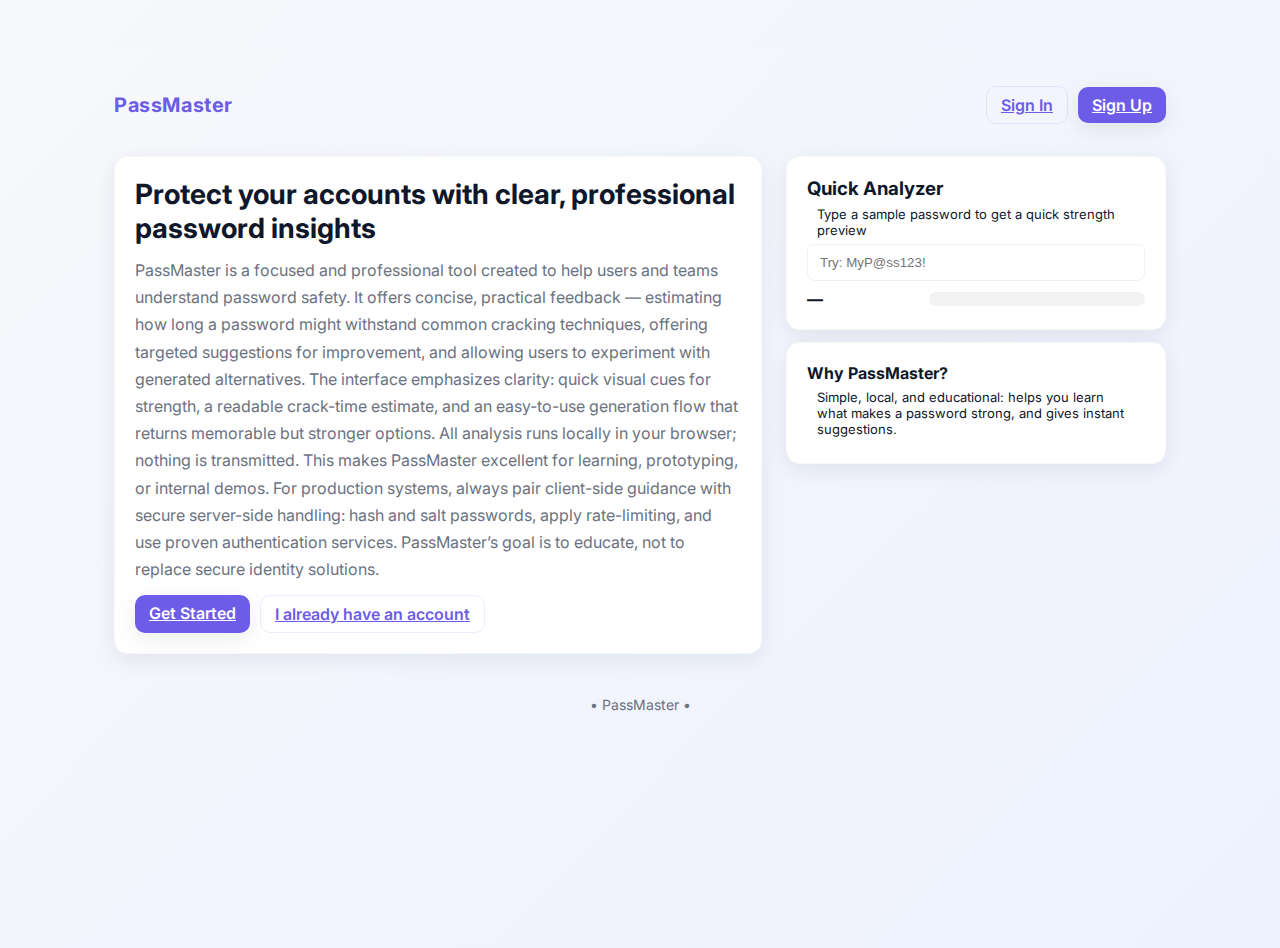
<file: index.html>
<!doctype html>
<html lang="en">
<head>
  <meta charset="utf-8"/><meta name="viewport" content="width=device-width,initial-scale=1"/>
  <title>PassMaster — Professional Password Insights</title>
  <link rel="stylesheet" href="style.css"/>
</head>
<body>
  <div class="container">
    <header class="header">
      <div class="logo">PassMaster</div>
      <nav class="nav">
        <a href="signin.html" class="btn ghost">Sign In</a>
        <a href="signup.html" class="btn">Sign Up</a>
      </nav>
    </header>

    <section class="hero">
      <div class="hero-left card">
        <h1>Protect your accounts with clear, professional password insights</h1>
        <p class="lead" id="aboutText"></p>
        <div class="cta">
          <a href="signup.html" class="btn">Get Started</a>
          <a href="signin.html" class="btn ghost">I already have an account</a>
        </div>
      </div>
      <aside class="hero-right">
        <div class="card">
          <h3>Quick Analyzer</h3>
          <p class="small">Type a sample password to get a quick strength preview</p>
          <input id="quickPw" class="input" placeholder="Try: MyP@ss123!" />
          <div class="strengthRow">
            <div id="qstatus" class="status">—</div>
            <div class="strengthBar"><div id="qfill" class="strengthFill"></div></div>
          </div>
        </div>
        <div class="card">
          <h4>Why PassMaster?</h4>
          <p class="small">Simple, local, and educational: helps you learn what makes a password strong, and gives instant suggestions.</p>
        </div>
      </aside>
    </section>

    <footer class="footer">• PassMaster •</footer>
  </div>
<script>

// Shared helpers for multi-page app
function qs(sel){return document.querySelector(sel)}
function qsa(sel){return Array.from(document.querySelectorAll(sel))}
function saveUsers(obj){ localStorage.setItem('app_users', JSON.stringify(obj)) }
function loadUsers(){ return JSON.parse(localStorage.getItem('app_users')||'{}') }
function nowISO(){ return new Date().toISOString() }
function formatLocal(dt){ try{return new Date(dt).toLocaleString()}catch(e){return dt} }

const about = "PassMaster is a focused and professional tool created to help users and teams understand password safety. It offers concise, practical feedback — estimating how long a password might withstand common cracking techniques, offering targeted suggestions for improvement, and allowing users to experiment with generated alternatives. The interface emphasizes clarity: quick visual cues for strength, a readable crack-time estimate, and an easy-to-use generation flow that returns memorable but stronger options. All analysis runs locally in your browser; nothing is transmitted. This makes PassMaster excellent for learning, prototyping, or internal demos. For production systems, always pair client-side guidance with secure server-side handling: hash and salt passwords, apply rate-limiting, and use proven authentication services. PassMaster’s goal is to educate, not to replace secure identity solutions.";

document.getElementById('aboutText').innerText = about;

// Quick analyzer logic (basic)
function estimate(pw){
  if(!pw) return {bits:0};
  let pool=0; if(/[a-z]/.test(pw)) pool+=26; if(/[A-Z]/.test(pw)) pool+=26;
  if(/[0-9]/.test(pw)) pool+=10; if(/[^a-zA-Z0-9]/.test(pw)) pool+=32;
  const bits = Math.floor(Math.log2(Math.max(pool,1))*pw.length);
  return {bits};
}
qs('#quickPw').addEventListener('input', ()=>{
  const r = estimate(qs('#quickPw').value); let status='Weak', pct=10, col='linear-gradient(90deg,#ff6b6b,#ff9b9b)';
  if(r.bits>=60){ status='Strong'; pct=100; col='linear-gradient(90deg,#8ef58e,#3bd36b)'}
  else if(r.bits>=40){ status='Medium'; pct=60; col='linear-gradient(90deg,#ffd166,#ffea8a)'}
  else {status='Weak'; pct=Math.min(60,Math.max(8,r.bits))}
  qs('#qstatus').innerText = status; qs('#qfill').style.width = pct+'%'; qs('#qfill').style.background = col;
})
</script>
</body>
</html>
</file>
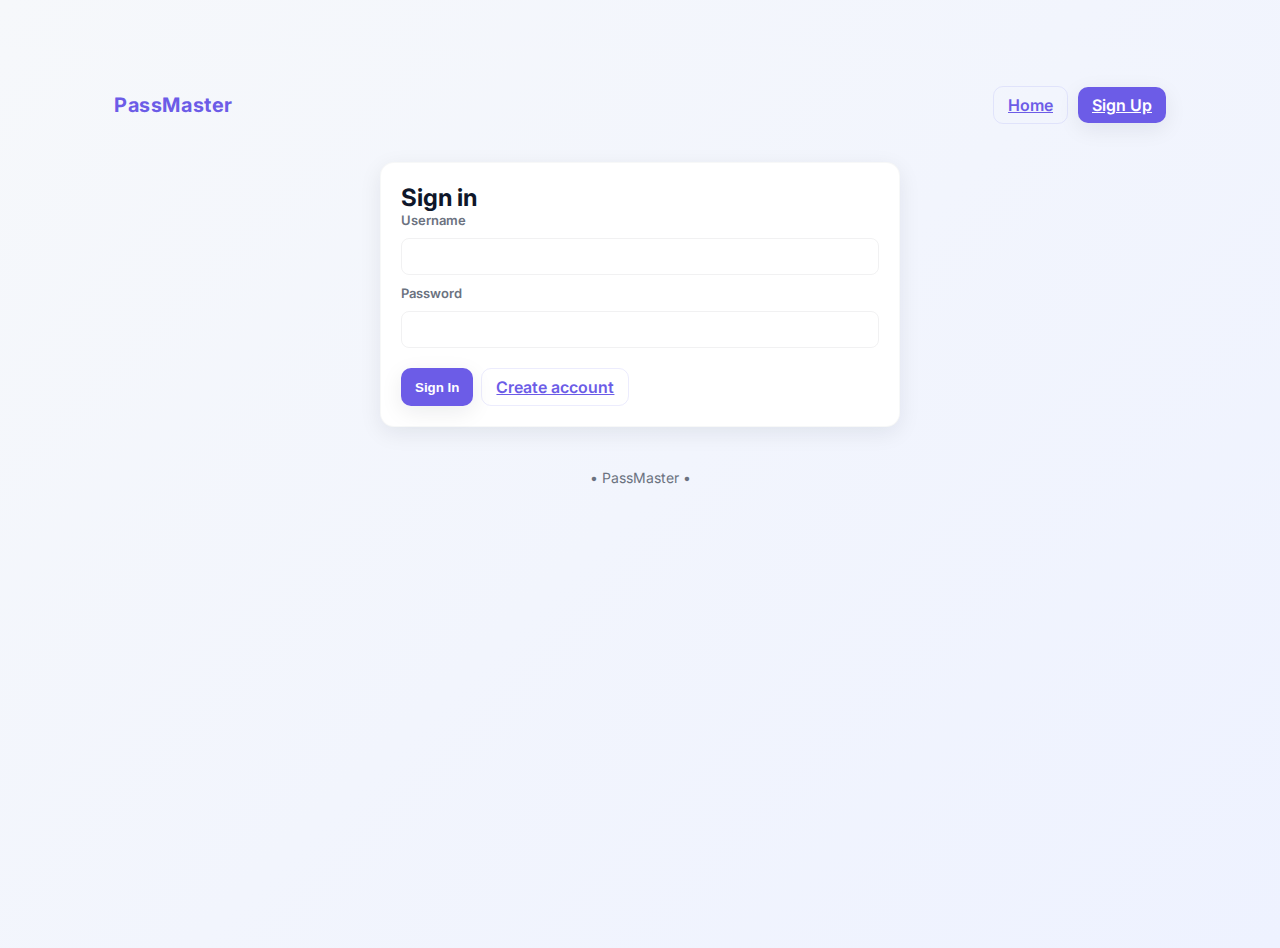
<file: admin.html>
<!doctype html>
<html lang="en">
<head><meta charset="utf-8"/><meta name="viewport" content="width=device-width,initial-scale=1"/><title>Admin — PassMaster</title><link rel="stylesheet" href="style.css"/></head>
<body>
  <div class="container">
    <header class="header"><div class="logo">PassMaster</div><nav class="nav"><a href="index.html" class="btn ghost">Home</a><button id="adminSignOut" class="btn ghost">Sign Out</button></nav></header>
    <main style="margin-top:18px">
      <div class="card"><h2>Admin Console</h2><p class="small"></p></div>
      <div class="card" style="margin-top:16px;overflow:auto">
        <table class="table" id="adminTable"><thead><tr><th>User</th><th>Saved Password</th><th>Time</th><th>Actions</th></tr></thead><tbody></tbody></table>
      </div>
    </main>
    <footer class="footer">PassMaster • Admin</footer>
  </div>
<script>

// Shared helpers for multi-page app
function qs(sel){return document.querySelector(sel)}
function qsa(sel){return Array.from(document.querySelectorAll(sel))}
function saveUsers(obj){ localStorage.setItem('app_users', JSON.stringify(obj)) }
function loadUsers(){ return JSON.parse(localStorage.getItem('app_users')||'{}') }
function nowISO(){ return new Date().toISOString() }
function formatLocal(dt){ try{return new Date(dt).toLocaleString()}catch(e){return dt} }

// admin auth check
const cur = sessionStorage.getItem('pm_user'); if(cur!=='admin'){ alert('Admin only'); window.location='signin.html' }
qs('#adminSignOut').addEventListener('click', ()=>{ sessionStorage.removeItem('pm_user'); window.location='index.html' })

// render table
function renderAdmin(){
  const tbody = qs('#adminTable tbody'); tbody.innerHTML='';
  const users = loadUsers(); const keys = Object.keys(users);
  if(keys.length===0){ tbody.innerHTML='<tr><td colspan="4" class="small muted">No stored users</td></tr>'; return; }
  keys.forEach(u=>{
    const logs = users[u].logs||[]; if(logs.length===0){ tbody.innerHTML += '<tr><td>'+u+'</td><td colspan="3" class="small muted">No saved passwords</td></tr>'; return; }
    logs.forEach(l=>{
      const tr = document.createElement('tr');
      tr.innerHTML = '<td>'+u+'</td><td>'+escapeHtml(l.password)+'</td><td>'+formatLocal(l.time)+'</td><td><button class="btn ghost small" data-user="'+u+'" data-time="'+l.time+'">Delete</button></td>';
      tbody.appendChild(tr);
    });
  });
  // attach delete handlers
  Array.from(document.querySelectorAll('button[data-user]')).forEach(b=>b.addEventListener('click', (e)=>{
    const u = e.currentTarget.dataset.user; const t = e.currentTarget.dataset.time;
    if(!confirm('Delete this saved entry?')) return;
    const users = loadUsers(); users[u].logs = (users[u].logs||[]).filter(x=>x.time!==t); saveUsers(users); renderAdmin();
  }));
}
function escapeHtml(s){ return (s||'').replace(/&/g,'&amp;').replace(/</g,'&lt;').replace(/>/g,'&gt;') }
renderAdmin();
</script>
</body>
</html>
</file>
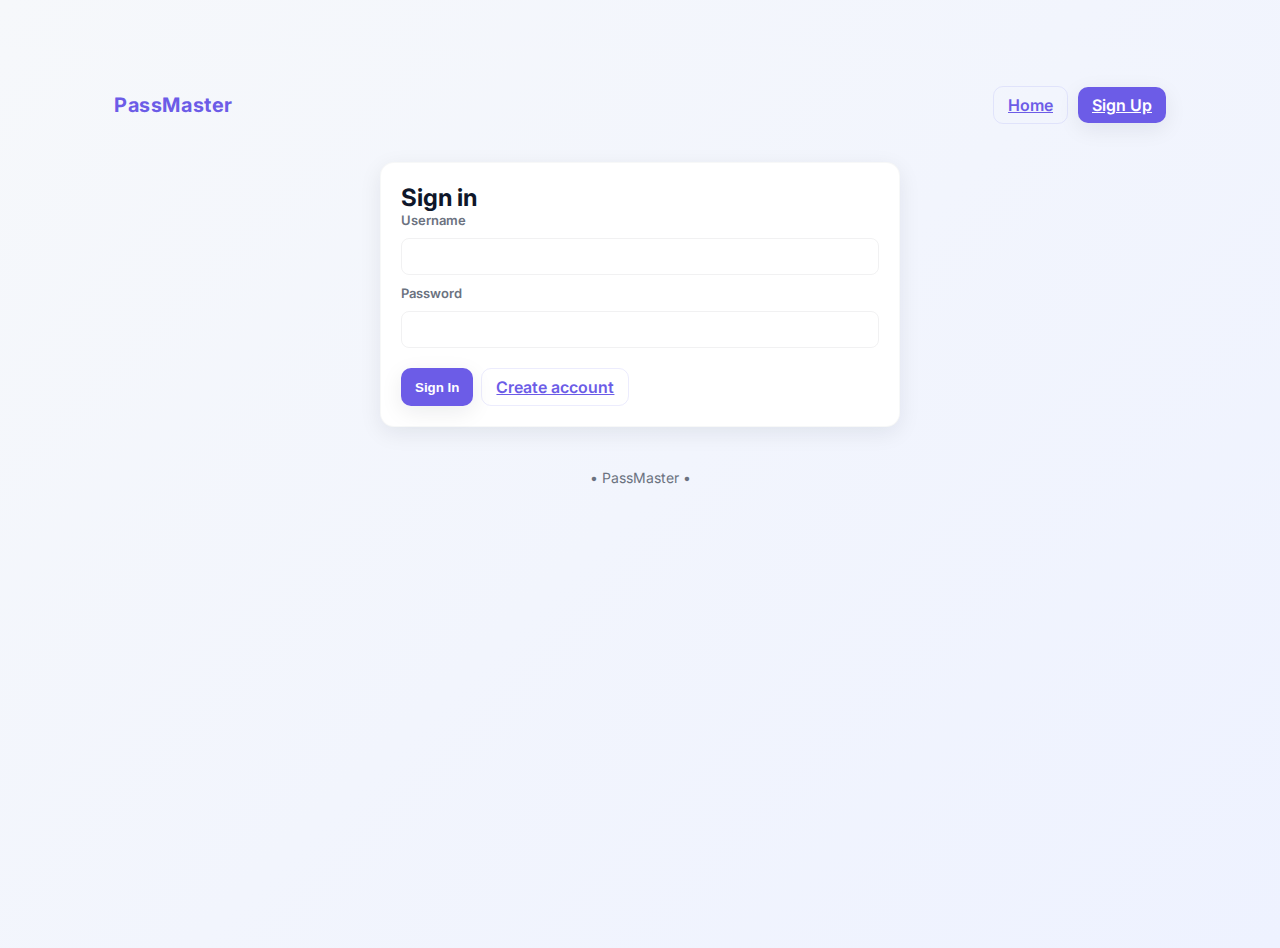
<file: dashboard.html>
<!doctype html>
<html lang="en">
<head><meta charset="utf-8"/><meta name="viewport" content="width=device-width,initial-scale=1"/><title>Dashboard — PassMaster</title><link rel="stylesheet" href="style.css"/></head>
<body>
  <div class="container">
    <header class="header">
      <div class="logo">PassMaster</div>
      <nav class="nav"><a href="index.html" class="btn ghost">Home</a><button id="signOut" class="btn ghost">Sign Out</button></nav>
    </header>

    <main style="margin-top:18px">
      <div class="card">
        <h2>Welcome to your Password Analyzer</h2>
      </div>

      <div class="dashboard-grid" style="margin-top:16px">
        <div class="panel card">
          <h3>Analyze a password</h3>
          <div class="field"><label class="label">Password</label><input id="pwInput" class="input" type="password" placeholder="Type a password to analyze"/></div>
          <div class="strengthRow">
            <div id="statusLabel" class="status">Strength: —</div>
            <div class="strengthBar"><div id="strengthFill" class="strengthFill"></div></div>
          </div>
          <div class="field"><label class="label">Estimated crack time</label><div id="crackTime" class="small muted">—</div></div>
          <div class="field"><label class="label">Suggestions</label><ul id="suggestions" class="small"></ul></div>
          <div style="display:flex;gap:10px;margin-top:10px">
            <button id="generateBtn" class="btn">Generate Strong Password</button>
            <button id="saveBtn" class="btn ghost">Save example locally</button>
          </div>
          <div id="generated" style="margin-top:10px;color:var(--muted)"></div>
        </div>

        <aside class="card panel">
          <h4>Session</h4>
          <div class="small muted">Signed in as <strong id="curUser">—</strong></div>
          <div style="margin-top:12px">
            <button id="viewSaved" class="btn ghost small">View my saved entries</button>
          </div>
          <div style="margin-top:16px">
            <h5>Saved Examples</h5>
            <div id="myList" class="small muted">No saved examples</div>
          </div>
        </aside>
      </div>
    </main>
    <div id="overlay" class="overlay"></div>
    <footer class="footer">• PassMaster •</footer>
  </div>

<script>

// Shared helpers for multi-page app
function qs(sel){return document.querySelector(sel)}
function qsa(sel){return Array.from(document.querySelectorAll(sel))}
function saveUsers(obj){ localStorage.setItem('app_users', JSON.stringify(obj)) }
function loadUsers(){ return JSON.parse(localStorage.getItem('app_users')||'{}') }
function nowISO(){ return new Date().toISOString() }
function formatLocal(dt){ try{return new Date(dt).toLocaleString()}catch(e){return dt} }

// Page init
const user = sessionStorage.getItem('pm_user'); if(!user){ alert('Not signed in'); window.location='signin.html' } qs('#curUser').innerText = user;

// sign out
qs('#signOut').addEventListener('click', ()=>{ sessionStorage.removeItem('pm_user'); window.location='index.html' });

// entropy estimator 
function estimateEntropy(pw){
  if(!pw) return {bits:0,guesses:0};
  let pool=0; if(/[a-z]/.test(pw)) pool+=26; if(/[A-Z]/.test(pw)) pool+=26;
  if(/[0-9]/.test(pw)) pool+=10; if(/[^a-zA-Z0-9]/.test(pw)) pool+=32;
  const bits = Math.floor(Math.log2(Math.max(pool,1))*pw.length);
  const guesses = Math.pow(2, Math.min(bits,60));
  return {bits,guesses};
}
function formatTime(seconds){
  if(!isFinite(seconds)) return 'Too long to measure';
  const units=[['years',31536000],['days',86400],['hours',3600],['minutes',60],['seconds',1]];
  for(const [name,val] of units){ if(seconds>=val) return Math.floor(seconds/val)+' '+name; }
  return Math.floor(seconds)+' seconds';
}

// UI update
qs('#pwInput').addEventListener('input', ()=>{ updateFor(qs('#pwInput').value) });
function updateFor(pw){
  const ent = estimateEntropy(pw);
  const guessesPerSec = 1e8; const secs = ent.guesses/guessesPerSec;
  let strength='Weak', pct=10, bg='var(--danger)';
  if(ent.bits>=60 || secs>3153600000){ strength='Strong'; pct=100; bg='linear-gradient(90deg,var(--success),#4ade80)' }
  else if(ent.bits>=40 || secs>2592000){ strength='Medium'; pct=60; bg='linear-gradient(90deg,var(--warning),#ffecb3)' }
  else { strength='Weak'; pct=Math.min(60,Math.max(8,ent.bits)) }
  qs('#statusLabel').innerText = 'Strength: '+strength; qs('#strengthFill').style.width = pct+'%'; qs('#strengthFill').style.background = bg;
  qs('#crackTime').innerText = secs>0?formatTime(secs):'instantly';
  const sug=[]; if(pw.length<12)sug.push('Increase length to 12+ chars'); if(!/[A-Z]/.test(pw))sug.push('Add uppercase letters'); if(!/[0-9]/.test(pw))sug.push('Include numbers'); if(!/[^a-zA-Z0-9]/.test(pw))sug.push('Add symbols like !@#$%'); qs('#suggestions').innerHTML = sug.map(s=>'<li>'+s+'</li>').join('')||'<li>Looks good — consider longer passphrase</li>';
  // overlay fade (10s)
  triggerOverlay(strength.toLowerCase(),10000);
  // show generate only on weak
  qs('#generateBtn').style.display = (strength==='Weak')?'inline-block':'none';
}

// overlay control
let ovTimeout=null;
function triggerOverlay(kind,ms=8000){
  const o = qs('#overlay'); o.className='overlay show'; if(kind==='weak') o.style.background = 'linear-gradient(90deg,rgba(239,68,68,0.12),rgba(239,68,68,0.06))'; else if(kind==='medium') o.style.background='linear-gradient(90deg,rgba(245,158,11,0.1),rgba(245,158,11,0.04))'; else o.style.background='linear-gradient(90deg,rgba(16,185,129,0.08),rgba(16,185,129,0.04))'; clearTimeout(ovTimeout); ovTimeout=setTimeout(()=>{ o.className='overlay'; }, ms);
}

// generate related password
qs('#generateBtn').addEventListener('click', ()=>{
  const base = qs('#pwInput').value||'pw'; const gen = genRelated(base); qs('#generated').innerText = 'Generated: '+gen; qs('#pwInput').value = gen; updateFor(gen);
});
function genRelated(base){
  const m = base.match(/[a-zA-Z0-9]{3,}/); const core = m?m[0]:'pm'; const rnd = Math.random().toString(36).slice(-6); const sym = ['!','$','@','#'][Math.floor(Math.random()*4)]; const cap = core.split('').map((c,i)=> i%2? c.toUpperCase(): c.toLowerCase()).join(''); return cap + sym + rnd + Math.floor(Math.random()*90+10);
}

// save example for current user
qs('#saveBtn').addEventListener('click', ()=>{
  const cur = sessionStorage.getItem('pm_user'); if(!cur){ alert('Not signed in'); return; }
  const users = loadUsers(); users[cur] = users[cur] || {password:'',created:nowISO(),logs:[]}; users[cur].logs = users[cur].logs || [];
  users[cur].logs.push({password: qs('#pwInput').value||'', time: nowISO()}); saveUsers(users); alert('Saved locally (demo)'); renderSaved();
});

// render saved entries for this user
function renderSaved(){ const cur = sessionStorage.getItem('pm_user'); const users = loadUsers(); const node = qs('#myList'); if(!users[cur] || !users[cur].logs || users[cur].logs.length===0){ node.innerText='No saved examples'; return; } node.innerHTML = users[cur].logs.map(l=>'<div style="padding:8px;border-radius:8px;border:1px solid rgba(15,23,42,0.04);margin-bottom:8px"><div style="font-weight:600">'+formatLocal(l.time)+'</div><div style="color:var(--muted);font-size:13px">'+ (l.password? l.password:'(empty)') +'</div></div>').join(''); }
qs('#viewSaved').addEventListener('click', renderSaved);
renderSaved();
</script>
</body>
</html>
</file>
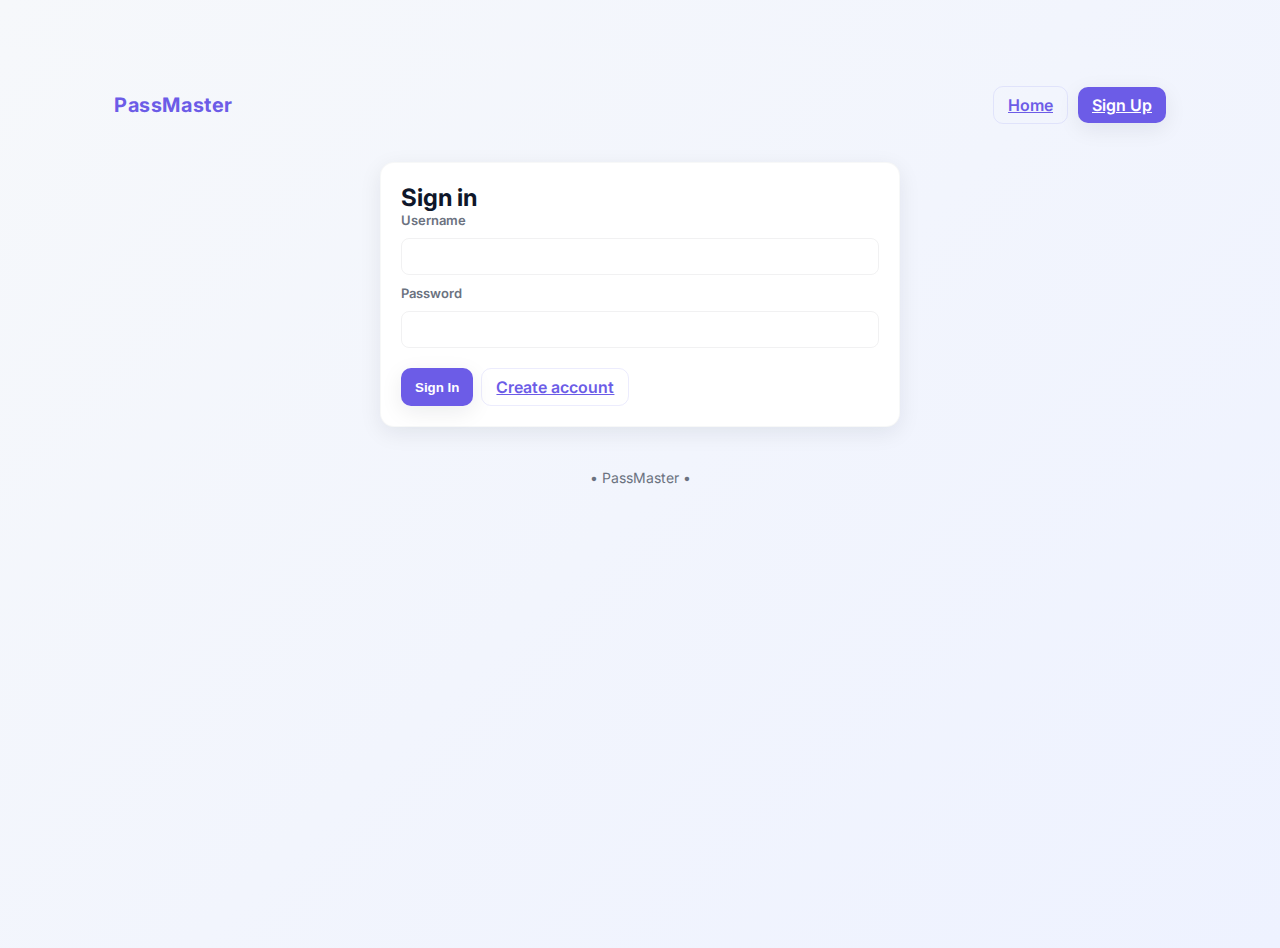
<file: signin.html>
<!doctype html>
<html lang="en">
<head><meta charset="utf-8"/><meta name="viewport" content="width=device-width,initial-scale=1"/><title>Sign In — PassMaster</title><link rel="stylesheet" href="style.css"/></head>
<body>
  <div class="container">
    <header class="header"><div class="logo">PassMaster</div><nav class="nav"><a href="index.html" class="btn ghost">Home</a><a href="signup.html" class="btn">Sign Up</a></nav></header>
    <main style="margin-top:24px">
      <div class="card" style="max-width:520px;margin:auto">
        <h2>Sign in</h2>
        <div class="form">
          <label class="label">Username</label><input id="si_user" class="input"/>
          <label class="label">Password</label><input id="si_pass" class="input" type="password"/>
          <div style="display:flex;gap:8px;margin-top:10px">
            <button id="doSignIn" class="btn">Sign In</button>
            <a href="signup.html" class="btn ghost">Create account</a>
          </div>
        </div>
      </div>
    </main>
    <footer class="footer">• PassMaster •</footer>
  </div>
<script>

// Shared helpers for multi-page app
function qs(sel){return document.querySelector(sel)}
function qsa(sel){return Array.from(document.querySelectorAll(sel))}
function saveUsers(obj){ localStorage.setItem('app_users', JSON.stringify(obj)) }
function loadUsers(){ return JSON.parse(localStorage.getItem('app_users')||'{}') }
function nowISO(){ return new Date().toISOString() }
function formatLocal(dt){ try{return new Date(dt).toLocaleString()}catch(e){return dt} }

// Sign in logic
qs('#doSignIn').addEventListener('click', ()=>{
  const u = qs('#si_user').value.trim(); const p = qs('#si_pass').value||'';
  if(u==='admin' && p==='admin'){ sessionStorage.setItem('pm_user','admin'); window.location='admin.html'; return; }
  const users = loadUsers(); if(!users[u]){ alert('No such user'); return; }
  if(users[u].password !== p){ alert('Wrong password'); return; }
  sessionStorage.setItem('pm_user', u); window.location='dashboard.html';
});
</script>
</body>
</html>
</file>
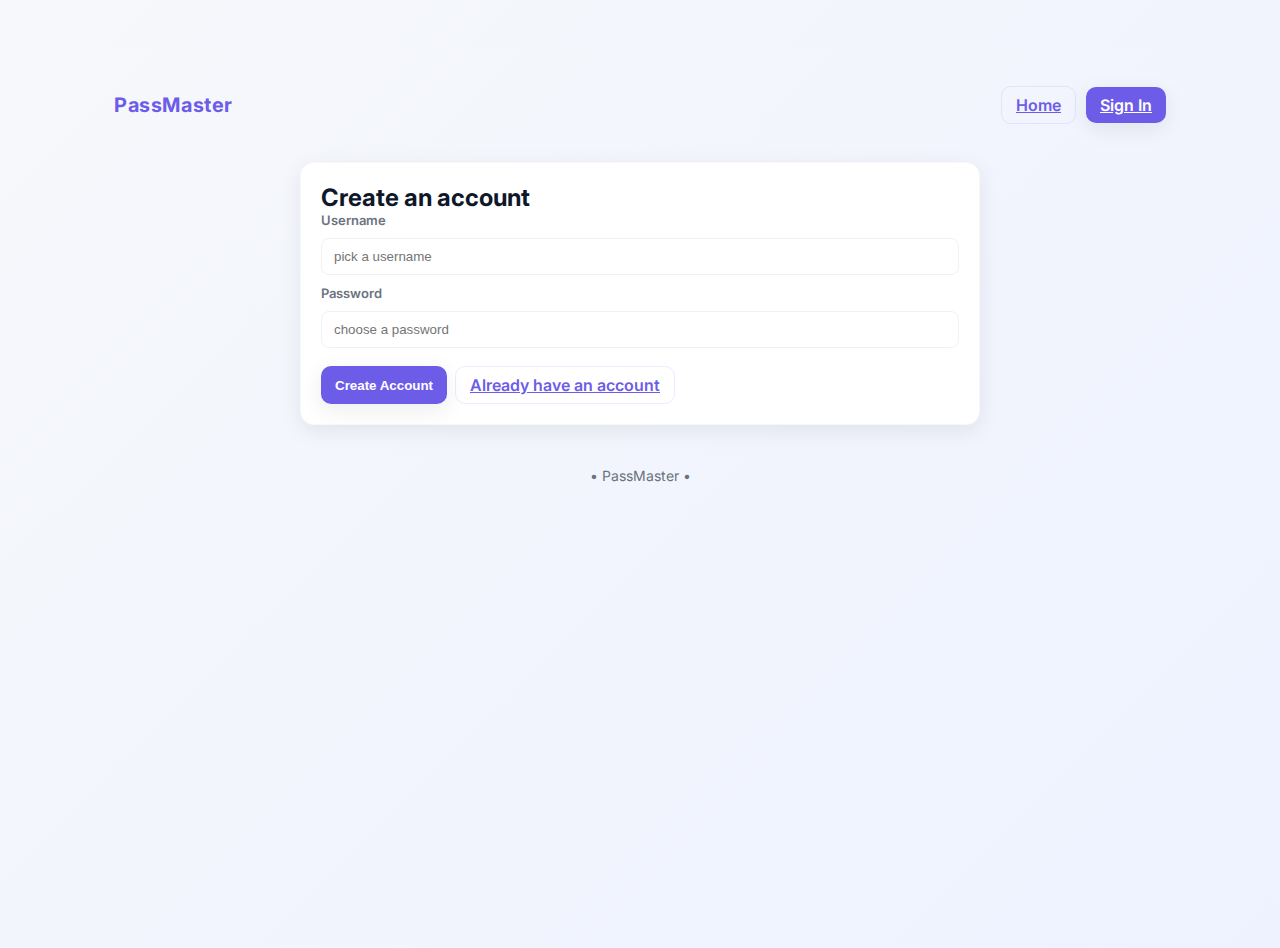
<file: signup.html>
<!doctype html>
<html lang="en">
<head><meta charset="utf-8"/><meta name="viewport" content="width=device-width,initial-scale=1"/><title>Sign Up — PassMaster</title><link rel="stylesheet" href="style.css"/></head>
<body>
  <div class="container">
    <header class="header"><div class="logo">PassMaster</div><nav class="nav"><a href="index.html" class="btn ghost">Home</a><a href="signin.html" class="btn">Sign In</a></nav></header>
    <main style="margin-top:24px">
      <div class="card" style="max-width:680px;margin:auto">
        <h2>Create an account</h2>
        <div class="form" id="signupForm">
          <label class="label">Username</label><input id="su_user" class="input" placeholder="pick a username"/>
          <label class="label">Password</label><input id="su_pass" class="input" type="password" placeholder="choose a password"/>
          <div style="display:flex;gap:8px;margin-top:8px">
            <button id="doSignUp" class="btn">Create Account</button>
            <a href="signin.html" class="btn ghost">Already have an account</a>
          </div>
        </div>
      </div>
    </main>
    <footer class="footer">• PassMaster •</footer>
  </div>
<script>

// Shared helpers for multi-page app
function qs(sel){return document.querySelector(sel)}
function qsa(sel){return Array.from(document.querySelectorAll(sel))}
function saveUsers(obj){ localStorage.setItem('app_users', JSON.stringify(obj)) }
function loadUsers(){ return JSON.parse(localStorage.getItem('app_users')||'{}') }
function nowISO(){ return new Date().toISOString() }
function formatLocal(dt){ try{return new Date(dt).toLocaleString()}catch(e){return dt} }

// Sign up logic
qs('#doSignUp').addEventListener('click', ()=>{
  const u = qs('#su_user').value.trim(); const p = qs('#su_pass').value||'';
  if(!u){ alert('Enter username'); return; }
  const users = loadUsers();
  if(users[u]){ alert('Username taken'); return; }
  users[u] = { password: p, created: nowISO(), logs: [] };
  saveUsers(users); alert('Account created locally. You can sign in.'); window.location='signin.html';
});
</script>
</body>
</html>
</file>
<file: style.css>
@import url('https://fonts.googleapis.com/css2?family=Inter:wght@300;400;600;700&display=swap');
*{box-sizing:border-box;margin:0;padding:0}
:root{
  --bg:#f6f8fb;
  --card:#ffffff;
  --muted:#6b7280;
  --accent1:#6c5ce7;
  --accent2:#00bcd4;
  --success:#16a34a;
  --warning:#f59e0b;
  --danger:#ef4444;
  --glass: rgba(255,255,255,0.6);
  --glass-border: rgba(99,102,241,0.12);
  --shadow: 0 6px 22px rgba(15,23,42,0.08);
}
html,body{height:100%;font-family:Inter,system-ui,-apple-system,'Segoe UI',Roboto,Arial,sans-serif;background:linear-gradient(135deg,var(--bg),#eef2ff);color:#0f172a}
.container{max-width:1100px;margin:48px auto;padding:24px}
.header{display:flex;justify-content:space-between;align-items:center;padding:14px 0}
.logo{font-weight:700;font-size:20px;color:var(--accent1);letter-spacing:0.6px}
.nav{display:flex;gap:10px;align-items:center}
.btn{background:var(--accent1);color:white;padding:8px 14px;border-radius:10px;border:none;cursor:pointer;font-weight:600;box-shadow:var(--shadow);transition:transform .14s ease,box-shadow .14s ease}
.btn.ghost{background:transparent;color:var(--accent1);border:1px solid var(--glass-border);box-shadow:none}
.hero{display:grid;grid-template-columns:1fr 380px;gap:24px;align-items:start;margin-top:18px}
.card{background:var(--card);border-radius:14px;padding:20px;box-shadow:var(--shadow);border:1px solid rgba(15,23,42,0.03)}
.hero-left h1{font-size:28px;color:#0f172a;margin-bottom:12px}
.lead{color:var(--muted);line-height:1.7}
.hero-right{display:flex;flex-direction:column;gap:12px;align-items:stretch}
.cta{display:flex;gap:10px;margin-top:12px}
.footer{margin-top:26px;color:var(--muted);font-size:14px;text-align:center;padding:16px 0}

/* forms */
.form{display:flex;flex-direction:column;gap:10px}
.input{padding:10px 12px;border-radius:8px;border:1px solid rgba(15,23,42,0.06);background:transparent;width:100%}
.label{font-size:13px;color:var(--muted);font-weight:600}

/* dashboard */
.dashboard-grid{display:grid;grid-template-columns:1fr 380px;gap:20px}
.panel{padding:16px;border-radius:12px;background:linear-gradient(180deg,rgba(255,255,255,0.8),#fff);border:1px solid rgba(15,23,42,0.03)}
.field{margin-top:10px}
.small{font-size:13px;padding:6px 10px;border-radius:8px}
.strengthRow{display:flex;align-items:center;gap:12px;margin-top:8px}
.strengthBar{flex:1;height:14px;background:rgba(15,23,42,0.05);border-radius:8px;overflow:hidden}
.strengthFill{height:100%;width:0%;background:linear-gradient(90deg,#ff6b6b,#ff9b9b);transition:width .35s ease,background .35s ease}
.status{min-width:110px;font-weight:700}

/* overlay */
.overlay{position:fixed;inset:0;z-index:50;pointer-events:none;opacity:0;transition:opacity .8s ease;background:transparent}
.overlay.show{opacity:1}

/* admin table */
.table{width:100%;border-collapse:collapse;font-size:14px}
.table th,.table td{padding:10px;border-bottom:1px solid rgba(15,23,42,0.04);text-align:left}
.table thead th{color:var(--muted);font-weight:700;background:transparent}

/* responsive */
@media (max-width:980px){.hero{grid-template-columns:1fr;}.dashboard-grid{grid-template-columns:1fr} .hero-right{order:2} .container{padding:14px}}
</file>
